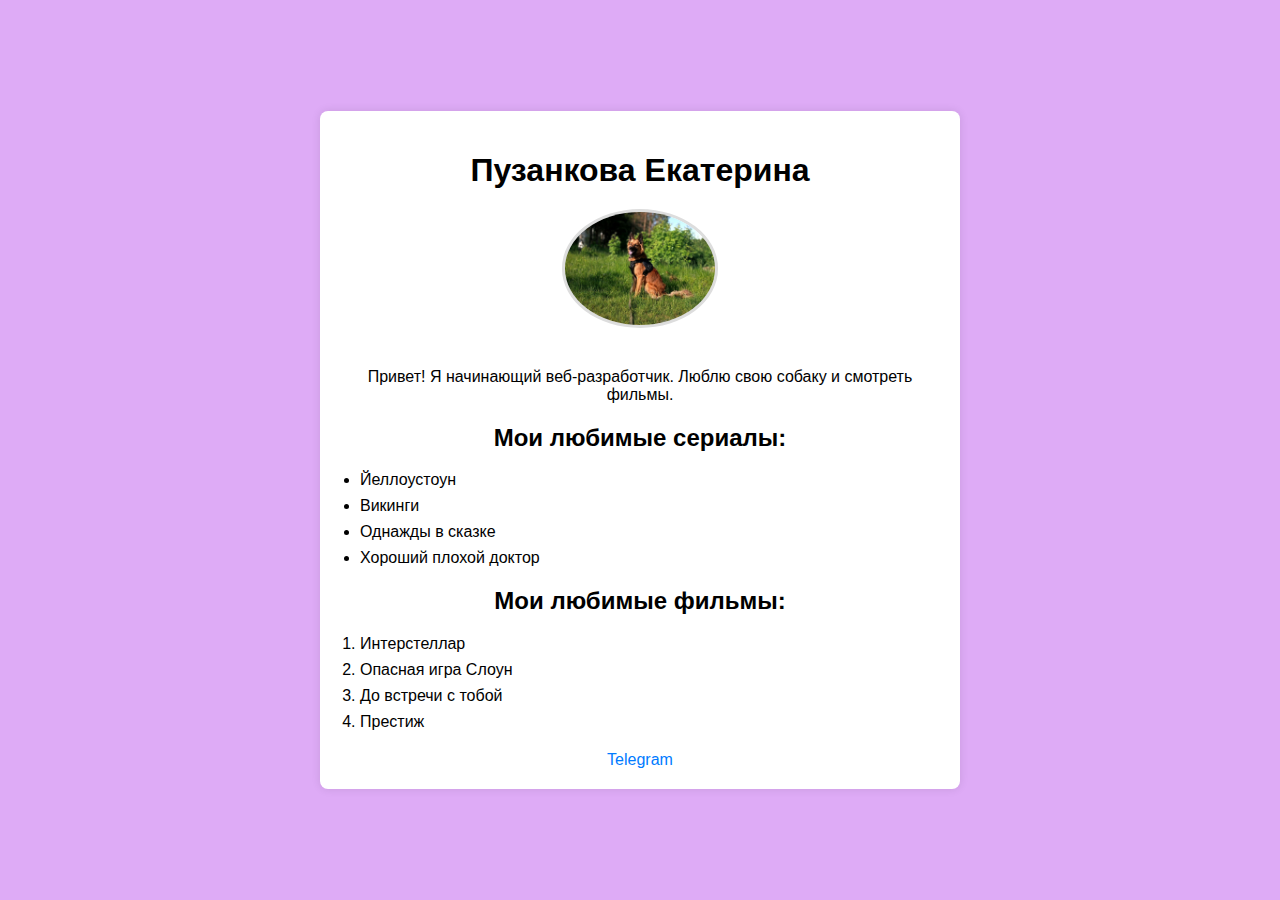
<file: task1/index.html>
<!DOCTYPE html>
<html lang="ru">
<head>
    <meta charset="UTF-8">
    <meta name="viewport" content="width=device-width, initial-scale=1.0">
    <title>Мой профиль</title>
    <link rel="stylesheet" href="style.css">
</head> 
<body>
    <div class="profile-container">
        <h1>Пузанкова Екатерина</h1>
        <img src="Бакуля.jpg" alt="Аватар" class="avatar">
        <p>Привет! Я начинающий веб-разработчик. Люблю свою собаку и смотреть фильмы.</p>

        <h2>Мои любимые сериалы:</h2>
        <ul>
            <li>Йеллоустоун</li>
            <li>Викинги</li>
            <li>Однажды в сказке</li>
            <li>Хороший плохой доктор</li>
        </ul>

        <h2>Мои любимые фильмы:</h2>
        <ol>
            <li>Интерстеллар</li>
            <li>Опасная игра Слоун</li>
            <li>До встречи с тобой</li>
            <li>Престиж</li>
        </ol>

        <a href="https://web.telegram.org" target="_blank">Telegram</a>
    </div>
</body>
</html>
</file>
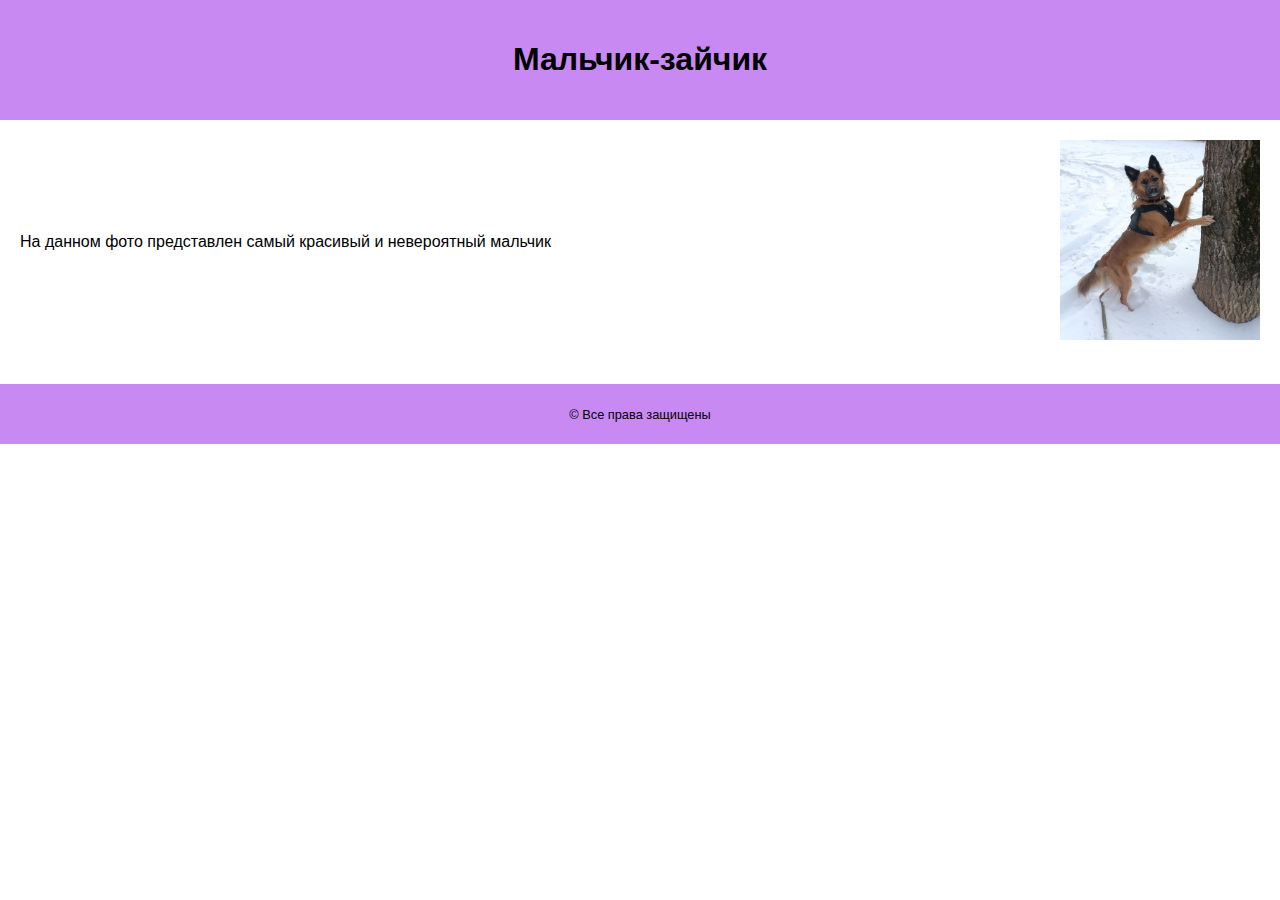
<file: task2/index.html>
<!DOCTYPE html>
<html lang="ru">
<head>
    <meta charset="UTF-8">
    <meta name="viewport" content="width=device-width, initial-scale=1.0">
    <title>Макет страницы</title>
    <link rel="stylesheet" href="style.css">
</head>
<body>
    <header>
        <h1>Мальчик-зайчик</h1>
    </header>

    <main>
        <section class="text-section">
            <p>На данном фото представлен самый красивый и невероятный мальчик</p>
        </section>
        <section class="image-section">
            <img src="5474245220062325797.jpg" alt="Изображение">
        </section>
    </main>

    <footer>
        <p>&copy; Все права защищены</p>
    </footer>
</body>
</html>
</file>
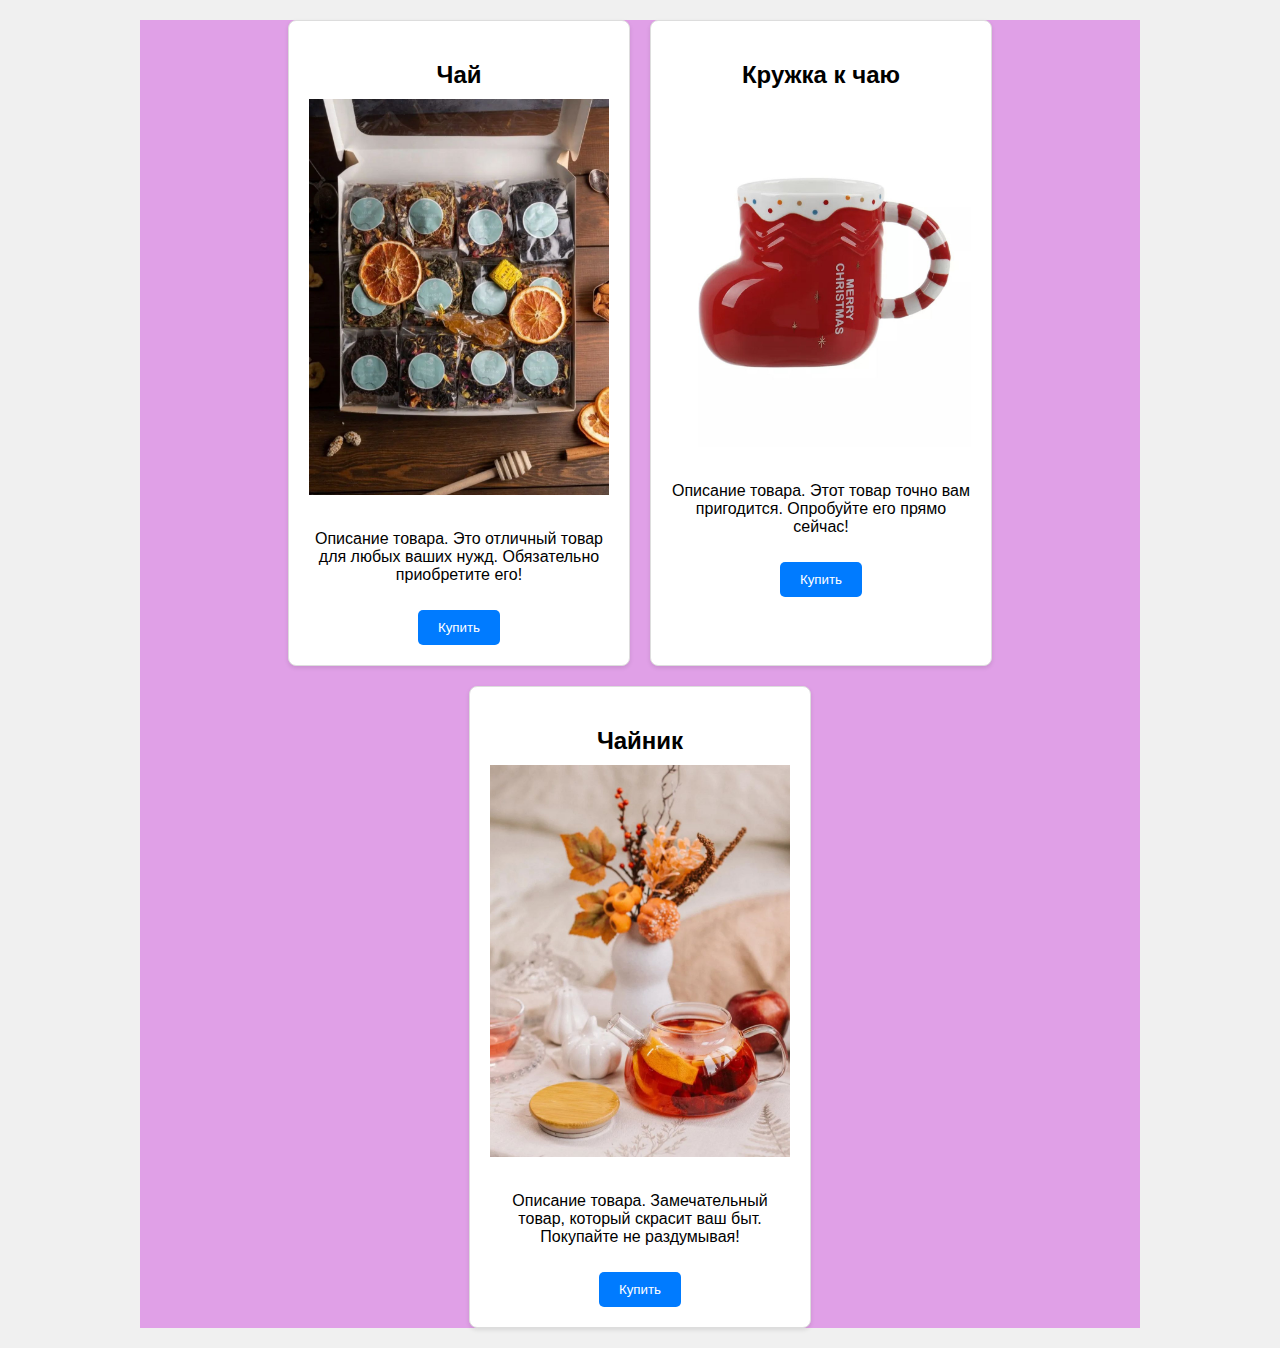
<file: task3/index.html>
<!DOCTYPE html>
<html lang="ru">
<head>
    <meta charset="UTF-8">
    <meta name="viewport" content="width=device-width, initial-scale=1.0">
    <title>Карточки товаров</title>
    <link rel="stylesheet" href="style.css">
</head>
<body>
    <div class="cards-container">
        <div class="card">
            <h2>Чай</h2>
            <img src="чай.jpg" alt="Чай">
            <p>Описание товара. Это отличный товар для любых ваших нужд. Обязательно приобретите его!</p>
            <button>Купить</button>
        </div>

        <div class="card">
            <h2>Кружка к чаю</h2>
            <img src="кружка.jpg" alt="Кружка к чаю">
            <p>Описание товара. Этот товар точно вам пригодится. Опробуйте его прямо сейчас!</p>
            <button>Купить</button>
        </div>

        <div class="card">
            <h2>Чайник</h2>
            <img src="чайник.jpg" alt="Чайник">
            <p>Описание товара. Замечательный товар, который скрасит ваш быт. Покупайте не раздумывая!</p>
            <button>Купить</button>
        </div>
    </div>
</body>
</html>
</file>
<file: task1/style.css>
body {
    background-color: #deabf6; 
    font-family: Arial, sans-serif;
    margin: 0;
    padding: 0;
    display: flex;
    justify-content: center;
    align-items: center;
    min-height: 100vh;
}

.profile-container {
    background-color: white;
    padding: 20px;
    border-radius: 8px;
    box-shadow: 0 0 10px rgba(0, 0, 0, 0.1);
    text-align: center;
    width: 80%;
    max-width: 600px;
}

h1 {
    text-align: center; 
    margin-bottom: 20px;
}

.avatar {
    width: 150px;
    border: 3px solid #ddd;
    border-radius: 50%;
    margin-bottom: 20px;
}

ul, ol {
    padding-left: 20px;
    margin-bottom: 20px;
}

li {
    margin-bottom: 8px;
    text-align: left;
}
a {
    color: #007bff;
    text-decoration: none;
}

a:hover {
    text-decoration: underline;
}
</file>
<file: task2/style.css>
body {
    font-family: Arial, sans-serif;
    margin: 0;
    padding: 0;
}

header {
    background-color: #c889f3; 
    text-align: center; 
    padding: 20px 0;
}

main {
    display: flex; 
    padding: 20px;
    justify-content: center;
    align-items: center;
    gap: 20px;
}

.text-section {
    flex: 1;
    padding-right: 20px;
}

.image-section img {
    width: 200px;
    height: 200px;
}


footer {
    background-color: #c889f3;
    text-align: center;
    padding: 10px 0;
    font-size: 0.8em; 
    margin-top: 20px;
}
</file>
<file: task3/style.css>
body {
    font-family: Arial, sans-serif;
    margin: 0;
    padding: 20px;
    background-color: #f0f0f0;
    display: flex;
    justify-content: center;
    align-items: center;
    min-height: 100vh;
}

.cards-container {
    background-color: rgb(224, 160, 231);
    display: flex;
    gap: 20px;
    flex-wrap: wrap;
    justify-content: center;
    max-width: 1000px;
}

.card {
    background-color: white;
    border: 1px solid #ddd; /* Рамки */
    border-radius: 8px;
    box-shadow: 0 2px 4px rgba(0, 0, 0, 0.1); /* Тень */
    padding: 20px;
    width: 300px;
    text-align: center;
}

.card img {
    max-width: 100%;
    height: auto;
    margin-bottom: 15px;
}

.card h2 {
    margin-bottom: 10px;
}

.card button {
    background-color: #007bff;
    color: white;
    border: none;
    padding: 10px 20px;
    border-radius: 5px;
    cursor: pointer;
    transition: background-color 0.3s ease;
    margin-top: 10px;
}

.card button:hover {
    background-color: #ae12d4; /* Изменение цвета при наведении */
}
</file>
